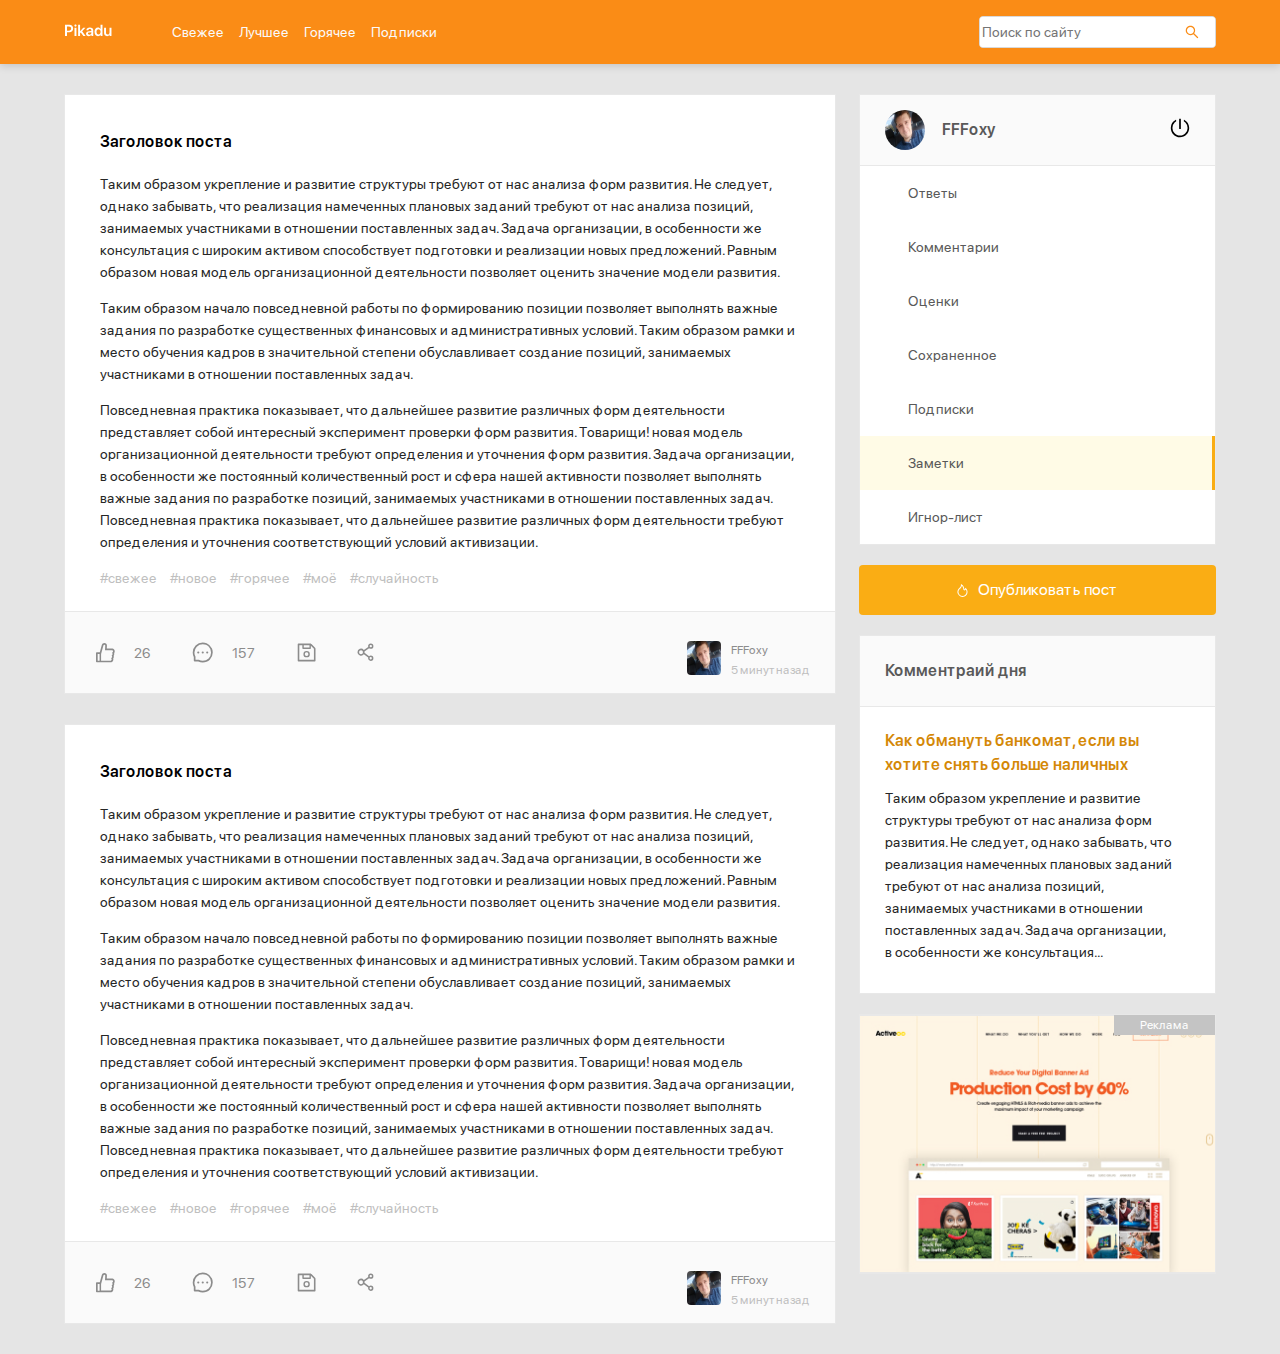
<file: index.html>
<!DOCTYPE html>
<html lang="en">
<head>
	<meta charset="UTF-8">
	<meta name="viewport" content="width=device-width, initial-scale=1.0">
	<link rel="stylesheet" href="css/style.css">
	<link rel="stylesheet" href="css/normalize.css">
	<title>Picadu - главная</title>
</head>
<body>
	<header class="header">
		<div class="header-wrapper">
			<a href="index.html">
			<img src="img/logo.svg" alt="logo:pikadu">
			</a>
			<nav class="header-nav">
				<ul class="header-menu">
					<li class="header-menu-item"><a href="#" class="header-menu-link">Свежее</a></li>
					<li class="header-menu-item"><a href="#" class="header-menu-link">Лучшее</a></li>
					<li class="header-menu-item"><a href="#" class="header-menu-link">Горячее</a></li>
					<li class="header-menu-item"><a href="#" class="header-menu-link">Подписки</a></li>
				</ul>
				</nav>

				<div class="input-group search">
					<input type="text" class="search-input" placeholder="Поиск по сайту">
					<button class="search-button">
						<img src="img/search.svg" alt="Кнопка поиска" class="search-icon">
					</button>
				</div>
				<a href="#" class="menu-toggle" id="menu-toggle">
					<span></span>
					<span></span>
					<span></span>
				</a>
			</div>
	</header>
	<div class="content">
		<main class="posts">
						<section class="post">
								<div class="post-body">
				<h2 class="post-title">Заголовок поста</h2>
				<p class="post-text">
					Таким образом укрепление и развитие структуры требуют от нас анализа форм развития. Не следует, однако забывать, что реализация намеченных плановых заданий требуют от нас анализа позиций, занимаемых участниками в отношении поставленных задач. Задача организации, в особенности же консультация с широким активом способствует подготовки и реализации новых предложений. Равным образом новая модель организационной деятельности позволяет оценить значение модели развития.</p>

<p class="post-text">Таким образом начало повседневной работы по формированию позиции позволяет выполнять важные задания по разработке существенных финансовых и административных условий. Таким образом рамки и место обучения кадров в значительной степени обуславливает создание позиций, занимаемых участниками в отношении поставленных задач.</p>

<p class="post-text">Повседневная практика показывает, что дальнейшее развитие различных форм деятельности представляет собой интересный эксперимент проверки форм развития. Товарищи! новая модель организационной деятельности требуют определения и уточнения форм развития. Задача организации, в особенности же постоянный количественный рост и сфера нашей активности позволяет выполнять важные задания по разработке позиций, занимаемых участниками в отношении поставленных задач. Повседневная практика показывает, что дальнейшее развитие различных форм деятельности требуют определения и уточнения соответствующий  условий активизации. 
				</p>
				<div class="tags">
					<a href="#" class="tag">#свежее</a>
					<a href="#" class="tag">#новое</a>
					<a href="#" class="tag">#горячее</a>
					<a href="#" class="tag">#моё</a>
					<a href="#" class="tag">#случайность</a>
				</div>
			</div>
				<div class="post-footer">
					<div class="post-buttons">
						<button class="post-button likes">
							<svg  width="19" height="20" class="icon icon-like">
 								 <use xlink:href="img/icons.svg#like"></use></svg>
							<span class="likes-counter">26</span>
						</button>
						<button class="post-button comments">
							<svg width="21" height="21" class="icon icon-comment">
 								 <use xlink:href="img/icons.svg#comment"></use></svg>
							<span class="comments-counter">157</span>
						</button>
						<button class="post-button save">
						<svg width="19" height="19" class="icon icon-save">
 								 <use xlink:href="img/icons.svg#save"></use></svg>
						</button>
						<button class="post-button share">
						<svg width="17" height="19" class="icon icon-share">
								<use xlink:href="img/icons.svg#share"></use></svg>
					</button>
					</div>
					<div class="post-author">
						<div class="author-about">
							<a href="#" class="author-username">FFFoxy</a>
							<span class="post-time">5 минут назад</span>
							</div>
							<a href="" class="author-link">
								<img src="img/avatar.jpg" alt="avatar" class="author-avatar"></a>
					</div>
					
				</div>
			</section>
				<section class="post">
					<div class="post-body">
				<h2 class="post-title">Заголовок поста</h2>
				<p class="post-text">
					Таким образом укрепление и развитие структуры требуют от нас анализа форм развития. Не следует, однако забывать, что реализация намеченных плановых заданий требуют от нас анализа позиций, занимаемых участниками в отношении поставленных задач. Задача организации, в особенности же консультация с широким активом способствует подготовки и реализации новых предложений. Равным образом новая модель организационной деятельности позволяет оценить значение модели развития.</p>

<p class="post-text">Таким образом начало повседневной работы по формированию позиции позволяет выполнять важные задания по разработке существенных финансовых и административных условий. Таким образом рамки и место обучения кадров в значительной степени обуславливает создание позиций, занимаемых участниками в отношении поставленных задач.</p>

<p class="post-text">Повседневная практика показывает, что дальнейшее развитие различных форм деятельности представляет собой интересный эксперимент проверки форм развития. Товарищи! новая модель организационной деятельности требуют определения и уточнения форм развития. Задача организации, в особенности же постоянный количественный рост и сфера нашей активности позволяет выполнять важные задания по разработке позиций, занимаемых участниками в отношении поставленных задач. Повседневная практика показывает, что дальнейшее развитие различных форм деятельности требуют определения и уточнения соответствующий  условий активизации. 
				</p>
				<div class="tags">
					<a href="#" class="tag">#свежее</a>
					<a href="#" class="tag">#новое</a>
					<a href="#" class="tag">#горячее</a>
					<a href="#" class="tag">#моё</a>
					<a href="#" class="tag">#случайность</a>
				</div>
			</div>
				<div class="post-footer">
					<div class="post-buttons">
						<button class="post-button likes">
							<svg  width="19" height="20" class="icon icon-like">
 								 <use xlink:href="img/icons.svg#like"></use></svg>
							<span class="likes-counter">26</span>
						</button>
						<button class="post-button comments">
							<svg width="21" height="21" class="icon icon-comment">
 								 <use xlink:href="img/icons.svg#comment"></use></svg>
							<span class="comments-counter">157</span>
						</button>
						<button class="post-button save">
						<svg width="19" height="19" class="icon icon-save">
 								 <use xlink:href="img/icons.svg#save"></use></svg>
						</button>
						<button class="post-button share">
						<svg width="17" height="19" class="icon icon-share">
								<use xlink:href="img/icons.svg#share"></use></svg>
					</button>
					</div>
					<div class="post-author">
						<div class="author-about">
							<a href="#" class="author-username">FFFoxy</a>
							<span class="post-time">5 минут назад</span>
							</div>
							<a href="" class="author-link">
								<img src="img/avatar.jpg" alt="avatar" class="author-avatar"></a>
					</div>
					
				</div>
			</section>			
		</main>
		<aside class="sidebar">
			<div class="user">
				<a href="#" class="user-info">
					<img width="40" height="40" src="img/avatar.jpg" alt="photo-user" class="user-avatar">
					<span class="username">FFFoxy</span>
				</a>
				<a href="" class="exit">
				<svg class="icon icon-exit">
  				<use xlink:href="img/icons.svg#exit"></use></svg>	
				</a>
				</div>
				<nav class="sidebar-nav">
					<ul class="sidebar-menu">
						<li class="sidebar-menu-item">
							<a href="#" class="sidebar-menu-link">Ответы</a>
						</li>
						<li class="sidebar-menu-item">
							<a href="#" class="sidebar-menu-link">Комментарии</a>
						</li>
						<li class="sidebar-menu-item">
							<a href="#" class="sidebar-menu-link">Оценки</a>
						</li>
						<li class="sidebar-menu-item">
							<a href="#" class="sidebar-menu-link">Сохраненное</a>
						</li>
						<li class="sidebar-menu-item">
							<a href="#" class="sidebar-menu-link">Подписки</a>
						</li>
						<li class="sidebar-menu-item">
							<a href="#" class="sidebar-menu-link active">Заметки</a>
						</li>
						<li class="sidebar-menu-item">
							<a href="#" class="sidebar-menu-link">Игнор-лист</a>
						</li>
					</ul>
					
				</nav>
		<a href="new-post.html" class="button button-new-post">
						<svg width="11" height="13" class="icon icon-fire">
  <use  xlink:href="img/icons.svg#iconpost"></use>
</svg>Опубликовать пост
				</a>
				<div class="card">
					<div class="card-header">
						<h2 class="card-title">Комментраий дня</h2>
					</div>
					<div class="card-body">
						<a class="card-body-title">
							Как обмануть банкомат, если вы хотите снять больше наличных
						</a>
						<p class="card-text">
							Таким образом укрепление и развитие структуры требуют от нас анализа форм развития. Не следует, однако забывать, что реализация намеченных плановых заданий требуют от нас анализа позиций, занимаемых участниками в отношении поставленных задач. Задача организации, в особенности же консультация...
						</p>
					</div>
				</div>
				<a href="#" class="promo">
					
				</a>
		</aside>
	</div>
	<script src="js/main.js"></script>
</body>
</html>
</file>
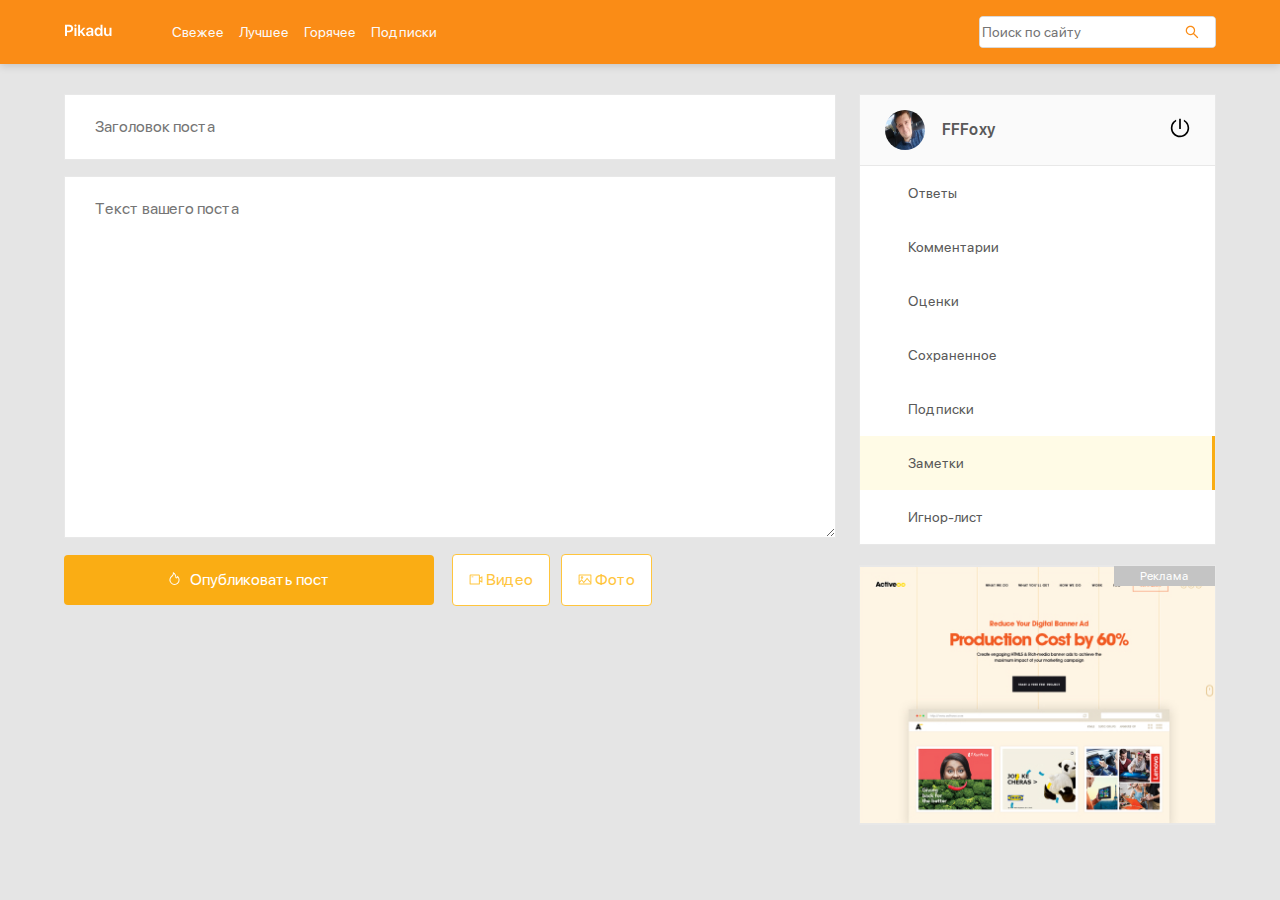
<file: new-post.html>
<!DOCTYPE html>
<html lang="en">
<head>
	<meta charset="UTF-8">
	<meta name="viewport" content="width=device-width, initial-scale=1.0">
	<link rel="stylesheet" href="css/style.css">
	<link rel="stylesheet" href="css/normalize.css">
	<title>Picadu - Новый пост</title>
</head>
<body>
	<header class="header">
		<div class="header-wrapper">
			<a href="index.html">
			<img src="img/logo.svg" alt="logo:pikadu">
			</a>
			<nav class="header-nav">
				<ul class="header-menu">
					<li class="header-menu-item"><a href="#" class="header-menu-link">Свежее</a></li>
					<li class="header-menu-item"><a href="#" class="header-menu-link">Лучшее</a></li>
					<li class="header-menu-item"><a href="#" class="header-menu-link">Горячее</a></li>
					<li class="header-menu-item"><a href="#" class="header-menu-link">Подписки</a></li>
				</ul>
				</nav>

				<div class="input-group search">
					<input type="text" class="search-input" placeholder="Поиск по сайту">
					<button class="search-button">
						<img src="img/search.svg" alt="Кнопка поиска" class="search-icon">
					</button>
				</div>
				<a href="#" class="menu-toggle" id="menu-toggle">
					<span></span>
					<span></span>
					<span></span>
				</a>
			</div>
	</header>
	<div class="content">
		<main class="posts">
				<form action="#" class="add-post">
					<input type="text" class="add-title" placeholder="Заголовок поста">
					<textarea name="post-text" id="text" class="add-text" placeholder="Текст вашего поста"></textarea>
					<div class="add-buttons">
						<button type="submit" class="button add-button">
					<svg width="11" height="13" class="icon icon-fire">
  <use  xlink:href="img/icons.svg#iconpost"></use>
</svg>Опубликовать пост</button>
<button class="button button-outline">
	<svg class="icon icon-video">
  <use xlink:href="img/icons.svg#video"></use>
</svg>
	Видео
</button>
<button class="button button-outline">
	<svg class="icon icon-photo">
  <use xlink:href="img/icons.svg#photo"></use>
</svg>
	Фото
</button>
					</div>
				</form>	
					
		</main>
		<aside class="sidebar">
			<div class="user">
				<a href="#" class="user-info">
					<img width="40" height="40" src="img/avatar.jpg" alt="photo-user" class="user-avatar">
					<span class="username">FFFoxy</span>
				</a>
				<a href="" class="exit">
				<svg class="icon icon-exit">
  				<use xlink:href="img/icons.svg#exit"></use></svg>	
				</a>
				</div>
				<nav class="sidebar-nav">
					<ul class="sidebar-menu">
						<li class="sidebar-menu-item">
							<a href="#" class="sidebar-menu-link">Ответы</a>
						</li>
						<li class="sidebar-menu-item">
							<a href="#" class="sidebar-menu-link">Комментарии</a>
						</li>
						<li class="sidebar-menu-item">
							<a href="#" class="sidebar-menu-link">Оценки</a>
						</li>
						<li class="sidebar-menu-item">
							<a href="#" class="sidebar-menu-link">Сохраненное</a>
						</li>
						<li class="sidebar-menu-item">
							<a href="#" class="sidebar-menu-link">Подписки</a>
						</li>
						<li class="sidebar-menu-item">
							<a href="#" class="sidebar-menu-link active">Заметки</a>
						</li>
						<li class="sidebar-menu-item">
							<a href="#" class="sidebar-menu-link">Игнор-лист</a>
						</li>
					</ul>
					
				</nav>
		
				<a href="#" class="promo">
					
				</a>
		</aside>
	</div>
	<script src="js/main.js"></script>
</body>
</html>
</file>
<file: css/style.css>
@font-face {
  font-family: SFProDisplay-Regular;
  src: local("SFProDisplay-Regular"),
       url("../fonts/SFProDisplay-Regular.woff") format("woff"),
       url("../fonts/SFProDisplay-Regular.woff2") format("woff2");
 	 font-weight: normal;
}
@font-face {
  font-family: SFProDisplay-Semibold;
  src: local("SFProDisplay-Semibold"),
       url("../fonts/SFProDisplay-Semibold.woff") format("woff"),
       url("../fonts/SFProDisplay-Semibold.woff2") format("woff2");
 	 font-weight: bold;
}

*{
	box-sizing: border-box;
}
body{
	font-family: "SFProDisplay-Regular", sans-serif;
	background: #E5E5E5;
}
.header{
	background: #fa8c16;
	padding-top: 16px;
	padding-bottom: 16px;
	box-shadow: 0px 2px 8px rgba(0, 0, 0, 0.15);
	margin-bottom: 30px;
}
.header-wrapper{
	max-width: 1200px;
	width: 90%;
	margin: auto;
	display: flex;
	justify-content: space-between;
	align-items: center;
}
.header-menu{
	display: flex;
	list-style: none;
	padding: 0;
	margin: 0;
}
.header-menu-link{
	font-size: 14px;
	line-height: 22px;
	text-decoration: none;
	color: #fafafa;
	margin-right: 15px;
}
.header-nav{
	margin-left: 60px;
	margin-right: auto;
}
.input-group{
	max-width: 237px;
	width: 60%;
	height: 32px;
	position: relative;
	background: #fff;
	border-radius: 4px;
	overflow: hidden;
	border: 1px solid #d9d9d9;
}
.search-input{
	border: none;
	height: 100%;
	width: 80%;
	display: flex;
	border: none;
	font-size: 14px;
}
.search-button{
	height: 100%;
	width: 20%;
position: absolute;
right: 0;
top: 0;
border: none;
background-color: #fff;
cursor: pointer;
display: flex;
align-items: center;
justify-content: center;
}
.menu-toggle{
	display: none;
}
.content{
	max-width: 1200px;
	width: 90%;	
	margin: auto;
	display: flex;
	align-items: flex-start;
	justify-content: space-between;
}
.posts{
	width: 67%;
}

.post{
	margin-bottom: 30px;
	background-color: #fff;
	border: 1px solid #E8E8E8;
	
}
.post-body{
		padding-top: 35px;
	padding-left: 35px;
	padding-right: 35px;
	padding-bottom: 0;
}
.post-title{
	font-family: "SFProDisplay-Semibold", sans-serif;
	margin-top: 0;
	margin-bottom: 19px;
	font-weight: 600;
	font-size: 16px;
	line-height: 24px;
}
.post-text{
	color: #262626;
	font-weight: normal;
	font-size: 14px;
	line-height: 22px;
}
.tags{
	margin-bottom: 22px;
}
.tags a{
	text-decoration: none;
}

.tag{
	color: #BFBFBF;
	font-size: 14px;
	line-height: 22px;
	margin-right: 10px;
}

.post-footer{

	padding-top: 13px;
	padding-bottom: 13px;
	background: #FAFAFA;
	border-top: 1px solid #E8E8E8;
	display: flex;
	justify-content: space-between;
	padding-left: 25px;
	padding-right: 25px;
}
.post-buttons{
	display: flex;
	align-items: center;
}
.post-button .icon{
	fill:#8c8c8c;
}
.post-button{
		cursor: pointer;
	background-color: transparent;
	border: none;
	color: #8c8c8c;
	display: flex;
	align-items: center;
	font-size: 14px;
	line-height: 22px;
	margin-right: 29px;
} 
.post-author{
	text-align: right;
	display: flex;
	align-items: center;
}
.author-avatar{
	border-radius: 4px;
	margin-left: 9px;
	width: 34px;
	height: 34px;
}
.author-username{
	display: block;
	color: #8C8C8C;
	text-decoration: none;
	font-size: 12px;
	line-height: 20px;

}
.post-time{
	color: #BFBFBF;
	font-size: 12px;
line-height: 20px;
}
.icon-like, .icon-comment{
	margin-right: 19px;
}
.sidebar{
	width: 31%;
}
.user{
	display: flex;
	align-items: center;
	justify-content: space-between;
	background-color: #fafafa;
	border: 1px solid #e8e8e8;
	padding: 15px 25px;
}
.user-avatar{
	border-radius: 50%;
	margin-right: 17px;
}
.user-info{
	text-decoration: none;
	display: flex;
	align-items: center;
}
.username{
		font-family: "SFProDisplay-Semibold", sans-serif;
	font-style: normal;
font-weight: 600;
font-size: 16px;
line-height: 24px;
color: #595959;
}
.icon-exit{
	width: 20px;
	height: 20px;
	fill: #000;

}
.sidebar-nav{
	background-color: #fff;
}
.sidebar-menu{
	margin: 0;
	border: 1px solid #e8e8e8;
	border-top: none ;
	list-style-type: none;
	padding: 0;
}
.sidebar-menu-link{
	text-decoration: none;
	font-style: normal;
font-weight: normal;
font-size: 14px;
line-height: 22px;
color: #595959;
padding: 16px 48px;
display: inline-block;
width: 100%;
background-color: #fff;
}
.sidebar-menu-link:hover{
	background-color: #fffbe6;
}
.sidebar-menu-link.active{
	background-color: #fffbe6;
	border-right: 3px solid #faad14;
}
.button-new-post{
	width: 100%;
	display: flex;
	justify-content: center;
	align-items: center;
	margin-top: 20px;
	border: none;


}
.button{
	cursor: pointer;
	border: none;
	text-decoration: none;
	background: #FAAD14;
	border-radius: 4px;
	color: #fff;
	font-style: normal;
font-weight: normal;
font-size: 16px;
line-height: 24px;
	padding: 13px;
}
.icon-fire{
margin-right: 10px;
fill:#fff ;

}
.card{
	background: #FFFFFF;
	border: 1px solid #E8E8E8;
	margin-top: 20px;
}
.card-header{
	background: #FAFAFA;
	border-bottom: 1px solid #E8E8E8;
	padding: 23px 25px;
}
.card-title{
	margin: 0;
	font-style: normal;
	font-family: "SFProDisplay-Semibold", sans-serif;
font-size: 16px;
line-height: 24px;
color: #595959;
}
.card-body{
	padding: 22px 40px 20px 25px;

}
.card-body-title{
	color: #D48806;
	margin: 0 0 10px;
	font-style: normal;
	font-family: "SFProDisplay-Semibold", sans-serif;
font-size: 16px;
line-height: 24px;
color: #D48806;
}
.card-text{
		font-style: normal;
font-weight: normal;
font-size: 14px;
line-height: 22px;
color: #262626;
margin: 10px 0;
}
.promo{
	display: block;
	background-color: #fff;
	background-image: url("../img/promo.jpg");
	background-repeat: no-repeat;
	background-position: center center;
	background-size: cover;
	width: 100%;
	height: 260px;
	border: 1px solid #e8e8e8;
	margin-top: 20px;
	position: relative;
	
}
.promo:before{
	content: "Реклама";
	position: absolute;
	right: 0;
	top: 0;
	background: #c4c4c4 ;
	padding-left: 26px;
	padding-right: 26px;
	font-size: 12px;
	line-height: 20px;
	text-align: center;
	color: #fff;
}
.add-post{
	display: flex;
	flex-direction: column;
}
.add-post .button-outline{
	margin-right: 1%;
}
.add-title, .add-text{
	background: #fff;
	border: 1px solid #e8e8e8;
	padding: 23px 30px;
	margin-bottom: 16px;
}
.add-text{
	min-height: 362px;
}
.button-outline{
	cursor: pointer;
	background: #fff;
	border: 1px solid #ffc53d;
	border-radius: 4px;
	color: #ffc53d;
	padding-left: 16px;
	padding-right: 16px;
}
.button-outline .icon{
	width: 14px;
	height: 11px;
	fill:#ffc53d;
}
.add-button{
	width: 100%;
	max-width: 370px;
	margin-right: 2%;
}

@media (max-width: 990px) {
		.menu-toggle{
		display: flex;
		flex-direction: column;
		justify-content: space-between;
		width: 30px;
		height: 20px;
		margin-left: 12px;
	}
	.menu-toggle span {
		height: 2px;
		width: 100%;
		background-color: #fff;
	}
	.header{
		z-index: 100;
		position: fixed;
		left: 0;
		top: 0;
		right: 0;
		width: 100%;
	}
	.sidebar{

		z-index: 101;
		position: fixed;
		top: 0;
		right: 0;
		bottom: 0;
		height:calc(100% - 64px);
		max-width: 320px;
		width: 100%;
		background-color: #fff;
		padding: 30px;
		margin-top: 64px;
		box-shadow: 1px 1px 10px rgba(0, 0, 0, 0.15);
		transform: translateX(100%);
		transition: 0.2s;
		overflow: auto;
	}
	.posts{
		width: 100%;
	}

	.sidebar.visible{
		transform: translateX(0);
	}
	.content{
		margin-top: 94px;
		margin-bottom: 60px;
	}
	.header-nav{
display: none;
	}
	.header-menu{
		width: 90%;
		margin: auto;
	}


}
@media (max-width: 676px) {
		.add-buttons{
	display: flex;
	flex-direction: column;
}
.add-button{
	width: 100%;
	max-width: 100%;
}
.add-post .button-outline{
	margin-right: 0;
	margin-top: 10px;
}

	
}
	@media (max-width: 576px){
		.add-button{
			width: 100%;
		}

			.post-footer{
		}
	 flex-direction: column;
	}
	.post-author{
		margin-top: 15px;
	}
	.author-avatar {
		margin-left: 0;
		margin-right: 10px;
	}
	.author-about{
text-align-last: left;
		order:2;
	}
	}
</file>
